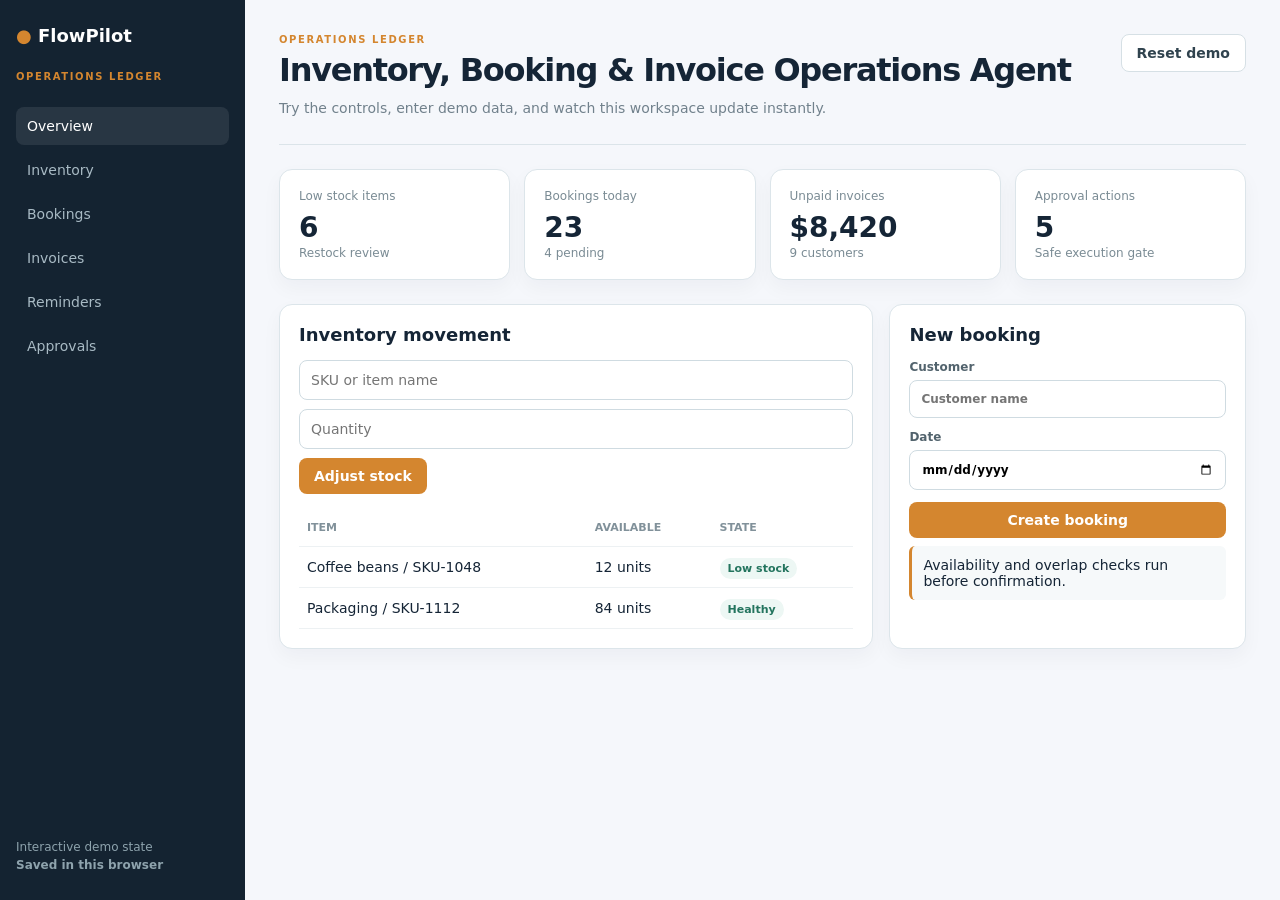
<file: site/index.html>
<!doctype html><html><head><meta charset="utf-8"><meta name="viewport" content="width=device-width,initial-scale=1"><title>Inventory, Booking &amp; Invoice Operations Agent</title><style>:root{--a:#d4862f}*{box-sizing:border-box}body{margin:0;background:#f5f7fb;color:#152536;font:14px system-ui,sans-serif}button,input,select,textarea{font:inherit}.app{display:flex;min-height:100vh}aside{width:245px;background:#142331;color:#d7e3ea;padding:25px 16px;display:flex;flex-direction:column;gap:25px}.logo{font-size:18px;font-weight:800;color:#fff}.logo b{color:var(--a)}nav{display:grid;gap:6px}nav button{background:transparent;border:0;color:#a8bac4;text-align:left;padding:11px;border-radius:8px;cursor:pointer}nav button.active,nav button:hover{background:#ffffff16;color:#fff}main{flex:1;padding:34px;max-width:1400px}header{display:flex;justify-content:space-between;gap:20px;align-items:flex-start;border-bottom:1px solid #dbe4e9;padding-bottom:24px}h1{font-size:32px;margin:6px 0 9px;letter-spacing:-.04em}h2{font-size:18px;margin:0 0 15px}p{color:#71818c;line-height:1.55;margin:0}.eyebrow{font-size:10px;letter-spacing:.16em;color:var(--a);font-weight:800}.btn{background:var(--a);color:#fff;border:0;border-radius:8px;padding:10px 15px;cursor:pointer;font-weight:700}.btn.secondary{background:#fff;color:#30434e;border:1px solid #d6e0e5}.grid{display:grid;grid-template-columns:repeat(4,1fr);gap:14px;margin:24px 0}.card{background:#fff;border:1px solid #dce5ea;border-radius:13px;padding:19px;box-shadow:0 8px 20px #1223330a}.metric{font-size:28px;font-weight:800;margin:8px 0 2px}.muted{font-size:12px;color:#7a8b94}.layout{display:grid;grid-template-columns:1.25fr .75fr;gap:16px}.stack{display:grid;gap:14px}.row{display:flex;gap:9px;align-items:center;flex-wrap:wrap}input,select,textarea{width:100%;padding:11px;border:1px solid #cfdbe1;border-radius:8px;background:#fff}label{font-size:12px;font-weight:700;color:#52636d;display:grid;gap:6px}form{display:grid;gap:12px}table{width:100%;border-collapse:collapse}th,td{padding:12px 8px;text-align:left;border-bottom:1px solid #edf1f3;white-space:nowrap}th{font-size:11px;text-transform:uppercase;color:#81919a}.tag{border-radius:99px;padding:4px 8px;background:#edf7f4;color:#23745e;font-size:11px;font-weight:700}.alert{padding:11px;border-left:3px solid var(--a);background:#f6f9fa;border-radius:6px;margin:8px 0}.toast{position:fixed;right:22px;bottom:20px;background:#142331;color:#fff;padding:12px 16px;border-radius:8px;display:none}.toast.show{display:block}.bar{height:9px;border-radius:10px;background:#e4ebef;overflow:hidden}.bar i{display:block;height:100%;background:var(--a)}@media(max-width:850px){aside{width:190px}main{padding:22px 16px}.grid{grid-template-columns:repeat(2,1fr)}.layout{grid-template-columns:1fr}}@media(max-width:560px){.app{display:block}aside{width:auto}nav{display:flex;overflow:auto}nav button{white-space:nowrap}header{display:block}.actions{margin-top:16px}.grid{grid-template-columns:1fr}}</style></head><body><div class="app"><aside><div class="logo"><b>●</b> FlowPilot</div><div class="eyebrow">OPERATIONS LEDGER</div><nav><button class="active" onclick="activate(this)">Overview</button><button class="" onclick="activate(this)">Inventory</button><button class="" onclick="activate(this)">Bookings</button><button class="" onclick="activate(this)">Invoices</button><button class="" onclick="activate(this)">Reminders</button><button class="" onclick="activate(this)">Approvals</button></nav><p style="margin-top:auto;color:#8ea3ad;font-size:12px">Interactive demo state<br><strong>Saved in this browser</strong></p></aside><main><header><div><div class="eyebrow">OPERATIONS LEDGER</div><h1>Inventory, Booking &amp; Invoice Operations Agent</h1><p>Try the controls, enter demo data, and watch this workspace update instantly.</p></div><div class="actions"><button class="btn secondary" onclick="resetDemo()">Reset demo</button></div></header><section class="grid"><div class="card"><div class="muted">Low stock items</div><div id="low" class="metric">6</div><div class="muted">Restock review</div></div><div class="card"><div class="muted">Bookings today</div><div id="bookings" class="metric">23</div><div class="muted">4 pending</div></div><div class="card"><div class="muted">Unpaid invoices</div><div class="metric">$8,420</div><div class="muted">9 customers</div></div><div class="card"><div class="muted">Approval actions</div><div id="approvals" class="metric">5</div><div class="muted">Safe execution gate</div></div></section><section class="layout"><div class="card"><h2>Inventory movement</h2><form onsubmit="stock(event)" class="row"><input id="sku" placeholder="SKU or item name"><input id="qty" type="number" placeholder="Quantity"><button class="btn">Adjust stock</button></form><table style="margin-top:15px"><thead><tr><th>Item</th><th>Available</th><th>State</th></tr></thead><tbody id="stock"><tr><td>Coffee beans / SKU-1048</td><td>12 units</td><td><span class="tag">Low stock</span></td></tr><tr><td>Packaging / SKU-1112</td><td>84 units</td><td><span class="tag">Healthy</span></td></tr></tbody></table></div><div class="card"><h2>New booking</h2><form onsubmit="booking(event)"><label>Customer<input id="customer" placeholder="Customer name"></label><label>Date<input id="date" type="date"></label><button class="btn">Create booking</button></form><div id="bookState" class="alert">Availability and overlap checks run before confirmation.</div></div></section></main></div><div id="toast" class="toast"></div><script>function activate(b){document.querySelectorAll('nav button').forEach(x=>x.classList.remove('active'));b.classList.add('active');toast('Opened '+b.textContent)}function toast(t){let x=document.getElementById('toast');x.textContent=t;x.classList.add('show');setTimeout(()=>x.classList.remove('show'),1800)}function resetDemo(){location.reload()}function stock(e){e.preventDefault();let s=document.getElementById('sku').value,q=document.getElementById('qty').value;if(!s||!q){toast('Enter item and quantity');return}let r=document.createElement('tr');r.innerHTML='<td>'+s+'</td><td>'+q+' units</td><td><span class=tag>Pending approval</span></td>';document.getElementById('stock').prepend(r);document.getElementById('approvals').textContent=Number(document.getElementById('approvals').textContent)+1;toast('Stock adjustment queued')}function booking(e){e.preventDefault();let c=document.getElementById('customer').value,d=document.getElementById('date').value;document.getElementById('bookState').textContent=c&&d?'Booking draft created for '+c+' on '+d+'. Approval is required.':'Enter customer and date first.';toast('Booking prepared')}</script></body></html>
</file>
